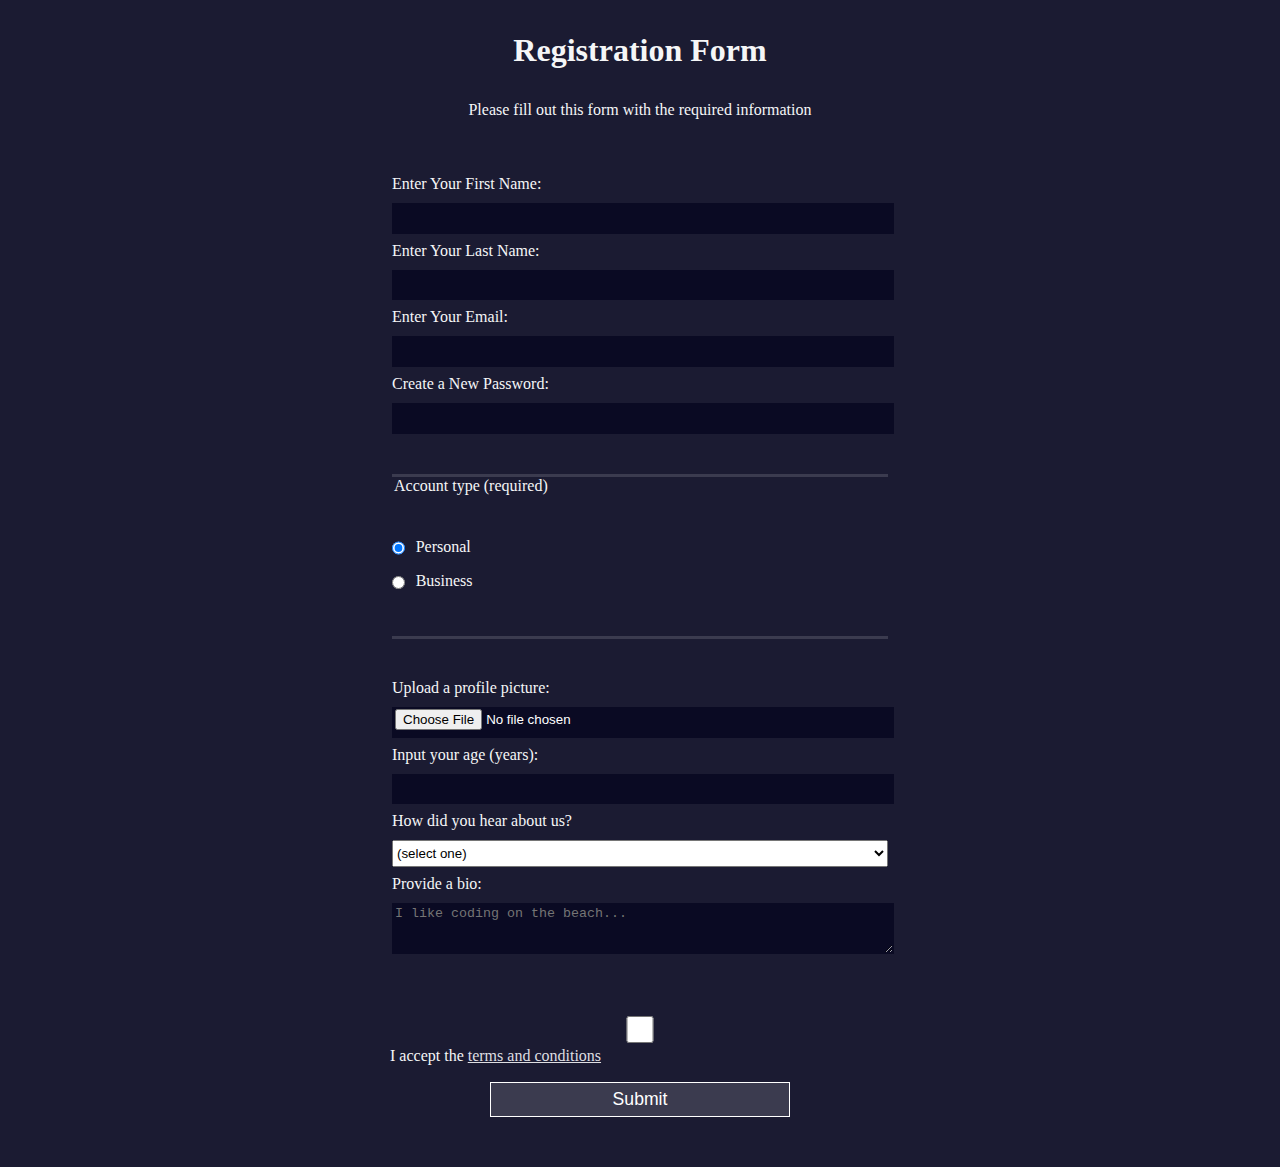
<file: Registration Form/index.html>
<!DOCTYPE html>
<html lang="en">
  <head>
    <meta charset="UTF-8">
    <title>Registration Form</title>
    <link rel="stylesheet" href="styles.css" />
  </head>
  <body>
    <h1>Registration Form</h1>
    <p>Please fill out this form with the required information</p>
    <form method="post" action='https://register-demo.freecodecamp.org'>
      <fieldset>
        <label for="first-name">Enter Your First Name: <input id="first-name" name="first-name" type="text" required /></label>
        <label for="last-name">Enter Your Last Name: <input id="last-name" name="last-name" type="text" required /></label>
        <label for="email">Enter Your Email: <input id="email" name="email" type="email" required /></label>
        <label for="new-password">Create a New Password: <input id="new-password" name="new-password" type="password" pattern="[a-z0-5]{8,}" required /></label>
      </fieldset>
      <fieldset>
        <legend>Account type (required)</legend>
        <label for="personal-account"><input id="personal-account" type="radio" name="account-type" class="inline" checked /> Personal</label>
        <label for="business-account"><input id="business-account" type="radio" name="account-type" class="inline" /> Business</label>
      </fieldset>
      <fieldset>
        <label for="profile-picture">Upload a profile picture: <input id="profile-picture" type="file" name="file" /></label>
        <label for="age">Input your age (years): <input id="age" type="number" name="age" min="13" max="120" /></label>
        <label for="referrer">How did you hear about us?
          <select id="referrer" name="referrer">
            <option value="">(select one)</option>
            <option value="1">freeCodeCamp News</option>
            <option value="2">freeCodeCamp YouTube Channel</option>
            <option value="3">freeCodeCamp Forum</option>
            <option value="4">Other</option>
          </select>
        </label>
        <label for="bio">Provide a bio:
          <textarea id="bio" name="bio" rows="3" cols="30" placeholder="I like coding on the beach..."></textarea>
        </label>
      </fieldset>
      <label for="terms-and-conditions">
        <input id="terms-and-conditions" type="checkbox" required name="terms-and-conditions" /> I accept the <a href="https://www.freecodecamp.org/news/terms-of-service/">terms and conditions</a>
      </label>
      <input type="submit" value="Submit" />
    </form>
  </body>
</html>
</file>
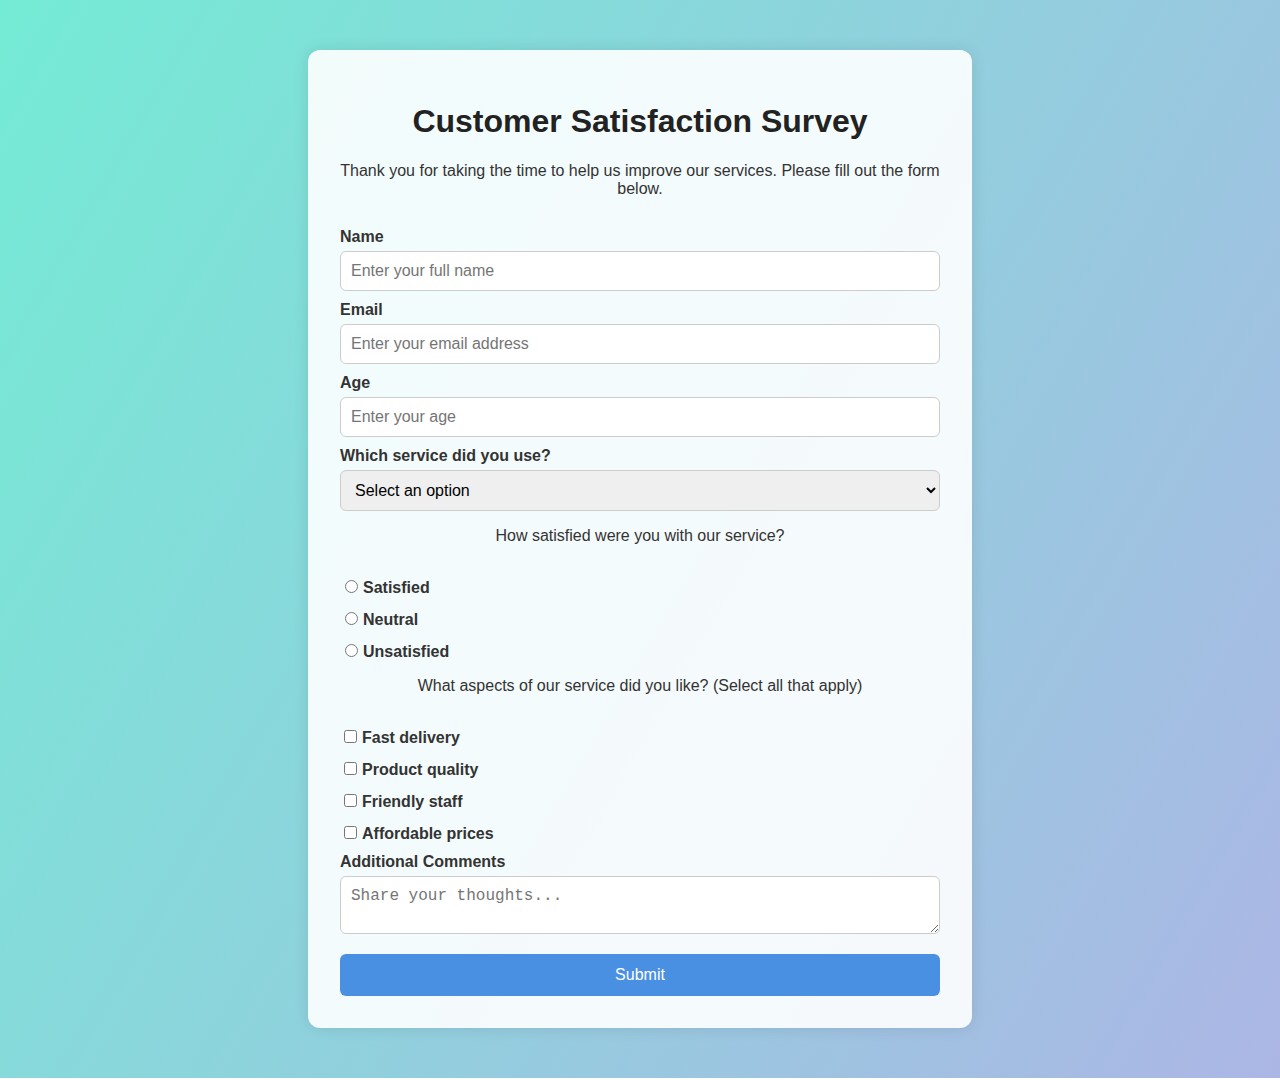
<file: Survey Form/index.html>
<!DOCTYPE html>
<html lang="en">
  <head>
    <meta charset="UTF-8" />
    <meta name="viewport" content="width=device-width, initial-scale=1.0" />
    <title>Survey Form</title>
    <link rel="stylesheet" href="styles.css" />
  </head>
  <body>
    <main>
      <h1 id="title">Customer Satisfaction Survey</h1>
      <p id="description">
        Thank you for taking the time to help us improve our services. Please
        fill out the form below.
      </p>

      <form id="survey-form">
        <!-- Name -->
        <label id="name-label" for="name">Name</label>
        <input
          type="text"
          id="name"
          name="name"
          placeholder="Enter your full name"
          required
        />

        <!-- Email -->
        <label id="email-label" for="email">Email</label>
        <input
          type="email"
          id="email"
          name="email"
          placeholder="Enter your email address"
          required
        />

        <!-- Number -->
        <label id="number-label" for="number">Age</label>
        <input
          type="number"
          id="number"
          name="age"
          min="10"
          max="100"
          placeholder="Enter your age"
          required
        />

        <!-- Dropdown -->
        <label for="dropdown">Which service did you use?</label>
        <select id="dropdown" name="service" required>
          <option disabled selected value="">Select an option</option>
          <option value="delivery">Delivery Service</option>
          <option value="store">In-store Purchase</option>
          <option value="support">Customer Support</option>
        </select>

        <!-- Radio Buttons -->
        <p>How satisfied were you with our service?</p>
        <label>
          <input
            type="radio"
            name="satisfaction"
            value="satisfied"
            required
          />Satisfied
        </label>
        <label>
          <input type="radio" name="satisfaction" value="neutral" />Neutral
        </label>
        <label>
          <input type="radio" name="satisfaction" value="unsatisfied" />Unsatisfied
        </label>

        <!-- Checkboxes -->
        <p>What aspects of our service did you like? (Select all that apply)</p>
        <label>
          <input type="checkbox" name="likes" value="speed" />Fast delivery
        </label>
        <label>
          <input type="checkbox" name="likes" value="quality" />Product quality
        </label>
        <label>
          <input type="checkbox" name="likes" value="staff" />Friendly staff
        </label>
        <label>
          <input type="checkbox" name="likes" value="price" />Affordable prices
        </label>

        <!-- Textarea -->
        <label for="comments">Additional Comments</label>
        <textarea
          id="comments"
          name="comments"
          placeholder="Share your thoughts..."
        ></textarea>

        <!-- Submit Button -->
        <button id="submit" type="submit">Submit</button>
      </form>
    </main>
  </body>
</html>
</file>
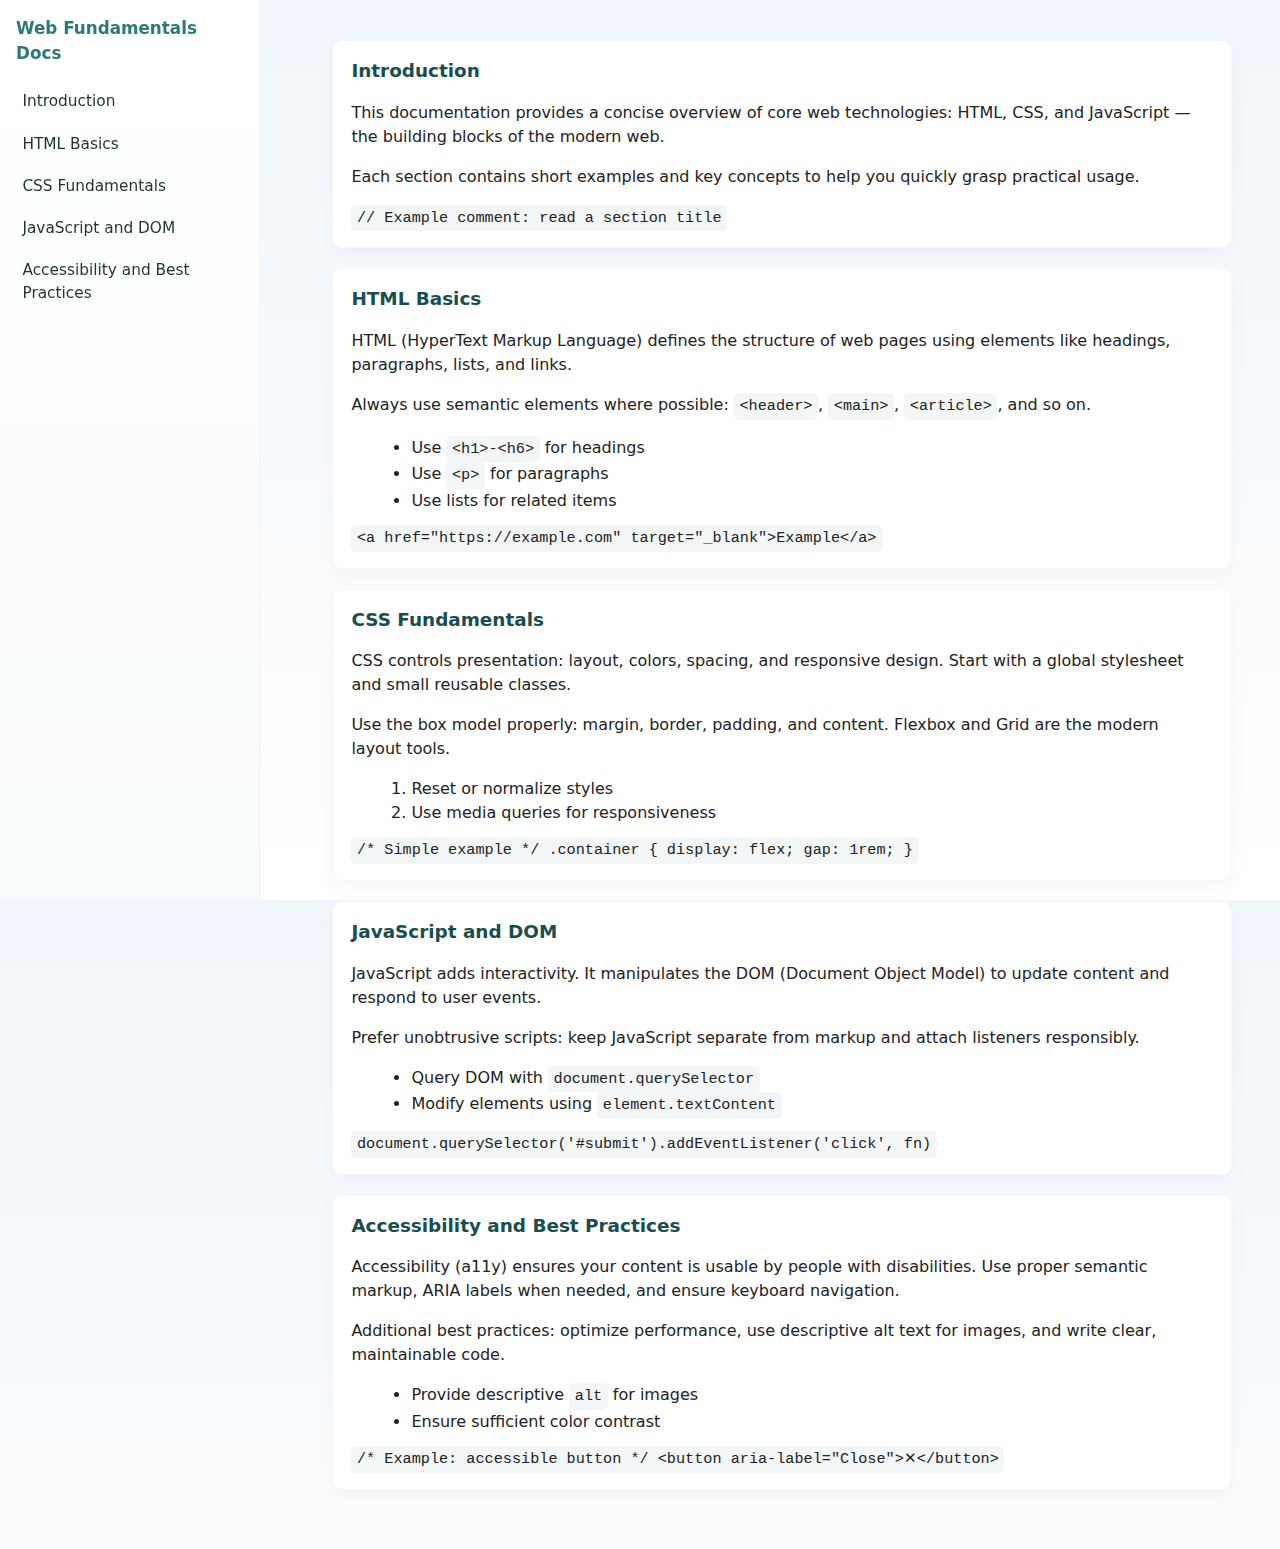
<file: Technical Documentation Page/index.html>
<!DOCTYPE html>
<html lang="en">
  <head>
    <meta charset="utf-8" />
    <meta name="viewport" content="width=device-width,initial-scale=1" />
    <title>Technical Documentation — Web Fundamentals</title>
    <link rel="stylesheet" href="styles.css" />
  </head>
  <body>
    <!-- Navigation -->
    <nav id="navbar" aria-label="Main Navigation">
      <header>Web Fundamentals Docs</header>

      <a class="nav-link" href="#Introduction">Introduction</a>
      <a class="nav-link" href="#HTML_Basics">HTML Basics</a>
      <a class="nav-link" href="#CSS_Fundamentals">CSS Fundamentals</a>
      <a class="nav-link" href="#JavaScript_and_DOM">JavaScript and DOM</a>
      <a class="nav-link" href="#Accessibility_and_Best_Practices">Accessibility and Best Practices</a>
    </nav>

    <!-- Main documentation -->
    <main id="main-doc">
      <section class="main-section" id="Introduction">
        <h2>Introduction</h2>
        <p>
          This documentation provides a concise overview of core web
          technologies: HTML, CSS, and JavaScript — the building blocks of the
          modern web.
        </p>
        <p>
          Each section contains short examples and key concepts to help you
          quickly grasp practical usage.
        </p>
        <code>// Example comment: read a section title</code>
      </section>

      <section class="main-section" id="HTML_Basics">
        <h2>HTML Basics</h2>
        <p>
          HTML (HyperText Markup Language) defines the structure of web pages
          using elements like headings, paragraphs, lists, and links.
        </p>
        <p>
          Always use semantic elements where possible: <code>&lt;header&gt;</code>,
          <code>&lt;main&gt;</code>, <code>&lt;article&gt;</code>, and so on.
        </p>

        <ul>
          <li>Use <code>&lt;h1&gt;-&lt;h6&gt;</code> for headings</li>
          <li>Use <code>&lt;p&gt;</code> for paragraphs</li>
          <li>Use lists for related items</li>
        </ul>

        <code>&lt;a href="https://example.com" target="_blank"&gt;Example&lt;/a&gt;</code>
      </section>

      <section class="main-section" id="CSS_Fundamentals">
        <h2>CSS Fundamentals</h2>
        <p>
          CSS controls presentation: layout, colors, spacing, and responsive
          design. Start with a global stylesheet and small reusable classes.
        </p>
        <p>
          Use the box model properly: margin, border, padding, and content.
          Flexbox and Grid are the modern layout tools.
        </p>

        <ol>
          <li>Reset or normalize styles</li>
          <li>Use media queries for responsiveness</li>
        </ol>

        <code>/* Simple example */ .container { display: flex; gap: 1rem; }</code>
      </section>

      <section class="main-section" id="JavaScript_and_DOM">
        <h2>JavaScript and DOM</h2>
        <p>
          JavaScript adds interactivity. It manipulates the DOM (Document
          Object Model) to update content and respond to user events.
        </p>
        <p>
          Prefer unobtrusive scripts: keep JavaScript separate from markup and
          attach listeners responsibly.
        </p>

        <ul>
          <li>Query DOM with <code>document.querySelector</code></li>
          <li>Modify elements using <code>element.textContent</code></li>
        </ul>

        <code>document.querySelector('#submit').addEventListener('click', fn)</code>
      </section>

      <section class="main-section" id="Accessibility_and_Best_Practices">
        <h2>Accessibility and Best Practices</h2>
        <p>
          Accessibility (a11y) ensures your content is usable by people with
          disabilities. Use proper semantic markup, ARIA labels when needed, and
          ensure keyboard navigation.
        </p>
        <p>
          Additional best practices: optimize performance, use descriptive alt
          text for images, and write clear, maintainable code.
        </p>

        <ul>
          <li>Provide descriptive <code>alt</code> for images</li>
          <li>Ensure sufficient color contrast</li>
        </ul>

        <code>/* Example: accessible button */ &lt;button aria-label="Close"&gt;✕&lt;/button&gt;</code>
      </section>
    </main>
  </body>
</html>
</file>
<file: Registration Form/styles.css>
body {
  width: 100%;
  height: 100vh;
  margin: 0;
  background-color: #1b1b32;
  color: #f5f6f7;
  font-family: Tahoma;
  font-size: 16px;
}

h1, p {
  margin: 1em auto;
  text-align: center;
}

form {
  width: 60vw;
  max-width: 500px;
  min-width: 300px;
  margin: 0 auto;
  padding-bottom: 2em;
}

fieldset {
  border: none;
  padding: 2rem 0;
  border-bottom: 3px solid #3b3b4f;
}

fieldset:last-of-type {
  border-bottom: none;
}

label {
  display: block;
  margin: 0.5rem 0;
}

input,
textarea,
select {
  margin: 10px 0 0 0;
  width: 100%;
  min-height: 2em;
}

input, textarea {
  background-color: #0a0a23;
  border: 1px solid #0a0a23;
  color: #ffffff;
}

.inline {
  width: unset;
  margin: 0 0.5em 0 0;
  vertical-align: middle;
}

input[type="submit"] {
  display: block;
  width: 60%;
  margin: 1em auto;
  height: 2em;
  font-size: 1.1rem;
  background-color: #3b3b4f;
  border-color: white;
  min-width: 300px;
}

input[type="file"] {
  padding: 1px 2px;
}

a {
  color: #dfdfe2;
}
</file>
<file: Survey Form/styles.css>
body {
  font-family: 'Segoe UI', Tahoma, Geneva, Verdana, sans-serif;
  background: linear-gradient(120deg, #74ebd5, #acb6e5);
  color: #333;
  margin: 0;
  padding: 0;
}

main {
  max-width: 600px;
  background-color: rgba(255, 255, 255, 0.9);
  margin: 50px auto;
  padding: 2rem;
  border-radius: 12px;
  box-shadow: 0 0 15px rgba(0, 0, 0, 0.1);
}

h1 {
  text-align: center;
  color: #222;
}

p {
  text-align: center;
  margin-bottom: 20px;
}

form {
  display: flex;
  flex-direction: column;
}

label {
  margin-top: 10px;
  font-weight: 600;
}

input,
select,
textarea {
  margin-top: 5px;
  padding: 10px;
  border-radius: 6px;
  border: 1px solid #ccc;
  font-size: 1rem;
}

input[type='radio'],
input[type='checkbox'] {
  margin-right: 5px;
}

button {
  margin-top: 20px;
  padding: 12px;
  font-size: 1rem;
  background-color: #4a90e2;
  color: white;
  border: none;
  border-radius: 6px;
  cursor: pointer;
  transition: 0.3s;
}

button:hover {
  background-color: #357ab8;
}
</file>
<file: Technical Documentation Page/styles.css>
/* ---- Base styles ---- */
:root{
  --nav-width: 260px;
  --accent: #2b7a78;
  --muted: #6b6b6b;
  --bg: #f7f9fb;
}

*{box-sizing: border-box}
html,body{height:100%;}
body{
  margin:0;
  font-family: Inter, system-ui, -apple-system, "Segoe UI", Roboto, "Helvetica Neue", Arial;
  background: linear-gradient(180deg, #f0f6fb 0%, #ffffff 100%);
  color:#222;
  line-height:1.5;
}

/* ---- Navbar (left on wide screens) ---- */
#navbar{
  background: linear-gradient(180deg, #ffffff, #f8fbfc);
  border-right: 1px solid rgba(43,122,120,0.06);
  padding: 1rem;
  top: 0;
  left: 0;
  z-index: 1000;
  width: var(--nav-width);
}

/* position behavior for wide screens handled in media query below */
#navbar header{
  font-weight:700;
  margin-bottom: 1rem;
  font-size: 1.05rem;
  color: var(--accent);
}

/* nav links */
#navbar .nav-link{
  display:block;
  padding: 0.5rem 0.4rem;
  margin: 0.2rem 0;
  color:#1f3332;
  text-decoration:none;
  border-radius:6px;
  font-size:0.96rem;
}
#navbar .nav-link:hover,
#navbar .nav-link:focus{
  background: rgba(43,122,120,0.06);
  outline: none;
}

/* ---- Main doc area ---- */
#main-doc{
  padding: 2rem;
  max-width: 900px;
  margin: 0 auto;
}

/* ensure main content doesn't hide behind fixed navbar on wide screens (see media query) */
.main-section{
  background: #fff;
  margin-bottom: 1.25rem;
  padding: 1rem 1.15rem;
  border-radius: 10px;
  box-shadow: 0 6px 18px rgba(12,24,39,0.04);
  border: 1px solid rgba(12,24,39,0.03);
}
.main-section h2{
  margin-top:0;
  color: #184e4d;
  font-size: 1.15rem;
}

/* inline code */
code{
  display:inline-block;
  background: #f3f6f7;
  padding: 0.12rem 0.35rem;
  border-radius: 5px;
  font-family: ui-monospace, SFMono-Regular, Menlo, Monaco, "Roboto Mono", monospace;
  font-size: 0.95rem;
}

/* Lists */
.main-section ul,
.main-section ol{
  margin: 0.5rem 0 0.75rem 1.25rem;
}

/* Responsive adjustments */
@media (min-width: 900px){
  /* Make navbar fixed on left and main-doc use margin-left to avoid overlap */
  #navbar{
    position: fixed;
    height: 100vh;
    overflow-y: auto;
  }

  #main-doc{
    margin-left: calc(var(--nav-width) + 2rem);
    max-width: 980px;
    padding: 2.5rem;
  }
}

/* Mobile and small screens: navbar becomes horizontal top nav */
@media (max-width: 899px){
  #navbar{
    position: sticky;
    top: 0;
    display: flex;
    gap: 0.5rem;
    align-items: center;
    overflow-x: auto;
    white-space: nowrap;
  }

  #navbar header{
    margin-right: 0.6rem;
  }

  #navbar .nav-link{
    display: inline-block;
    padding: 0.45rem 0.6rem;
    margin: 0;
  }

  /* main-doc full width */
  #main-doc{
    margin: 0.6rem;
    padding-top: 1rem;
  }
}

/* small visual polish */
@media (prefers-reduced-motion: no-preference){
  .main-section{ transition: transform .18s ease, box-shadow .18s ease; }
  .main-section:hover{ transform: translateY(-4px); box-shadow: 0 10px 25px rgba(12,24,39,0.07); }
}
</file>
